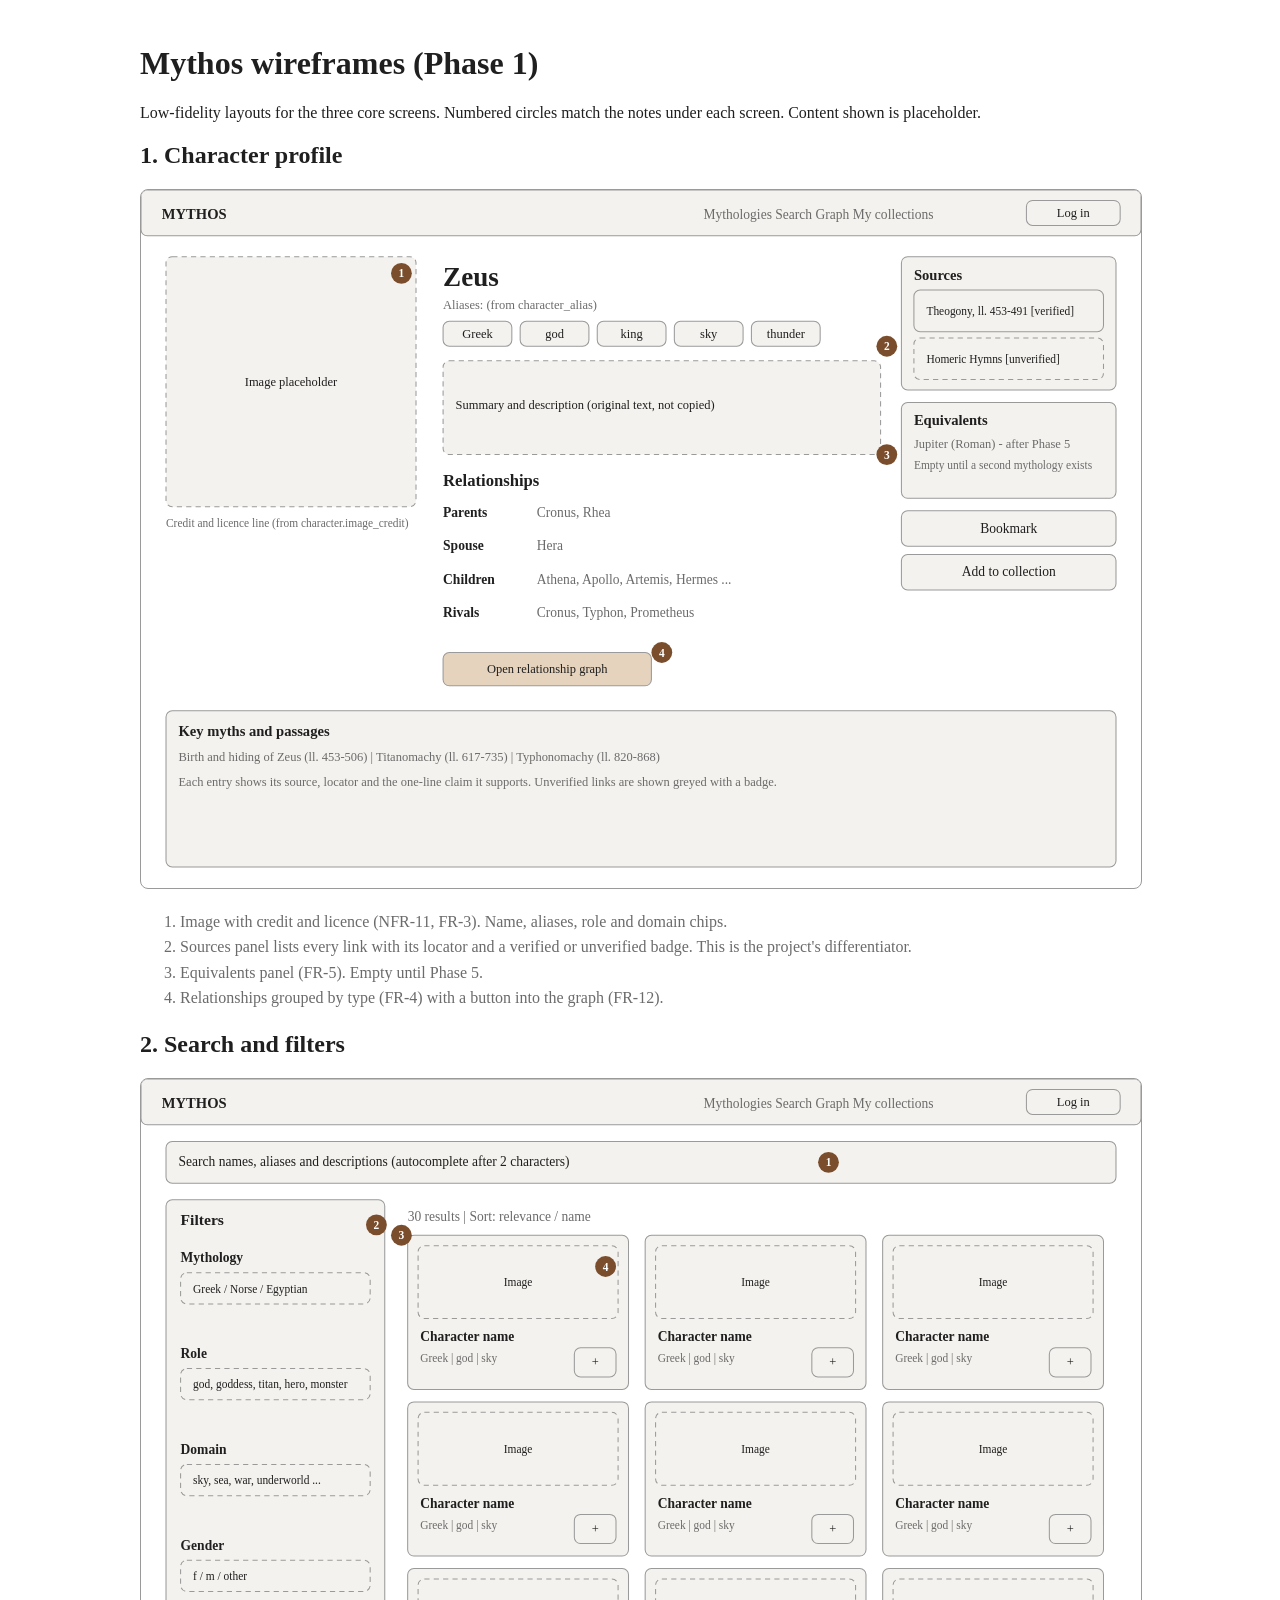
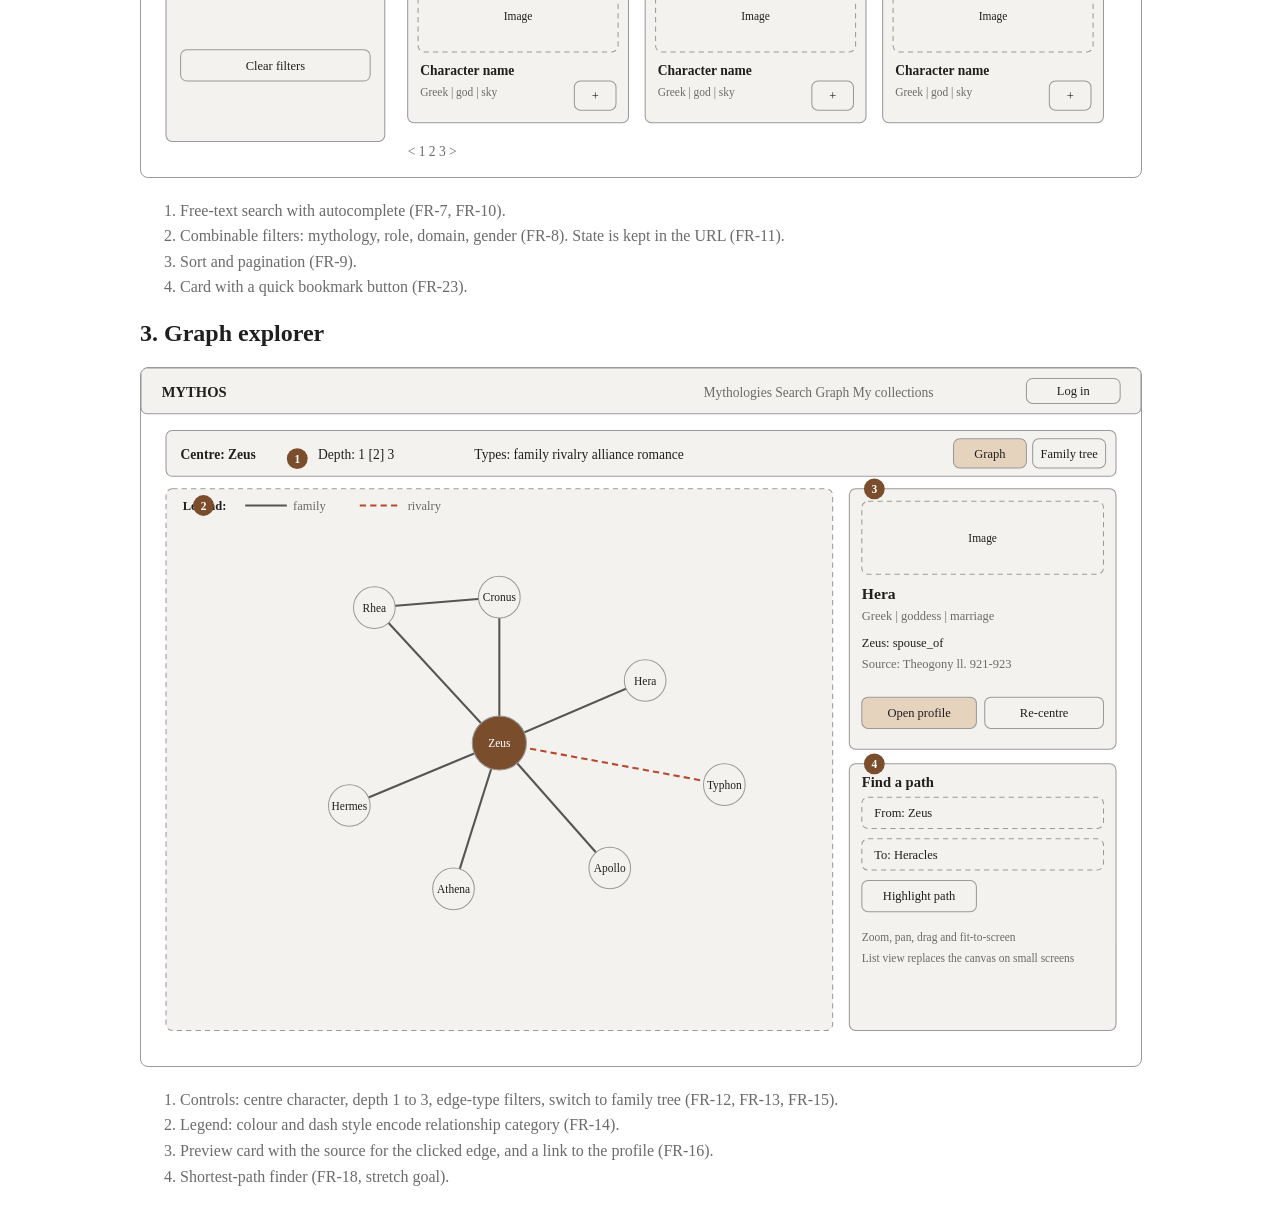
<file: docs/wireframes.html>
<!doctype html><html lang='en'><head><meta charset='utf-8'><meta name='viewport' content='width=device-width, initial-scale=1'><title>Mythos wireframes</title>
<style>:root{--ink:#1f1f1f;--mute:#6b6b6b;--box:#f4f2ee;--line:#9a9a9a;--accent:#7a4e2d;--accent2:#e6d3bd;--e1:#555;--e2:#b5482e;--bg:#fff}
@media (prefers-color-scheme:dark){:root{--ink:#ececec;--mute:#a0a0a0;--box:#2a2a2a;--line:#6b6b6b;--accent:#c18a5a;--accent2:#4a3a2a;--e1:#bbb;--e2:#e07a5f;--bg:#161616}}
body{font-family:Georgia,serif;margin:0;padding:24px;background:var(--bg);color:var(--ink);max-width:1000px;margin-inline:auto}
svg{width:100%;height:auto;border:1px solid var(--line);border-radius:8px;background:var(--bg)}h1,h2{font-weight:600}ol{color:var(--mute);line-height:1.6}</style></head><body>
<h1>Mythos wireframes (Phase 1)</h1><p>Low-fidelity layouts for the three core screens. Numbered circles match the notes under each screen. Content shown is placeholder.</p>
<h2>1. Character profile</h2><svg viewBox='0 0 960 670' role='img' aria-label='Character profile wireframe'><rect x='0' y='0' width='960' height='44' rx='6' fill='var(--box)' stroke='var(--line)' /><text x='20' y='28' font-size='14' text-anchor='start' font-weight="600" fill='var(--ink)'>MYTHOS</text><text x='540' y='28' font-size='13' text-anchor='start'  fill='var(--mute)'>Mythologies    Search    Graph    My collections</text><rect x='850' y='10' width='90' height='24' rx='6' fill='var(--box)' stroke='var(--line)' /><text x='895.0' y='26.0' font-size='12' text-anchor='middle'  fill='var(--ink)'>Log in</text><rect x='24' y='64' width='240' height='240' rx='6' fill='var(--box)' stroke='var(--line)' stroke-dasharray="5 4"/><text x='144.0' y='188.0' font-size='12' text-anchor='middle'  fill='var(--ink)'>Image placeholder</text><text x='24' y='324' font-size='11' text-anchor='start'  fill='var(--mute)'>Credit and licence line (from character.image_credit)</text><text x='290' y='92' font-size='26' text-anchor='start' font-weight="600" fill='var(--ink)'>Zeus</text><text x='290' y='114' font-size='12' text-anchor='start'  fill='var(--mute)'>Aliases: (from character_alias)</text><rect x='290' y='126' width='66' height='24' rx='6' fill='var(--box)' stroke='var(--line)' /><text x='323.0' y='142.0' font-size='12' text-anchor='middle'  fill='var(--ink)'>Greek</text><rect x='364' y='126' width='66' height='24' rx='6' fill='var(--box)' stroke='var(--line)' /><text x='397.0' y='142.0' font-size='12' text-anchor='middle'  fill='var(--ink)'>god</text><rect x='438' y='126' width='66' height='24' rx='6' fill='var(--box)' stroke='var(--line)' /><text x='471.0' y='142.0' font-size='12' text-anchor='middle'  fill='var(--ink)'>king</text><rect x='512' y='126' width='66' height='24' rx='6' fill='var(--box)' stroke='var(--line)' /><text x='545.0' y='142.0' font-size='12' text-anchor='middle'  fill='var(--ink)'>sky</text><rect x='586' y='126' width='66' height='24' rx='6' fill='var(--box)' stroke='var(--line)' /><text x='619.0' y='142.0' font-size='12' text-anchor='middle'  fill='var(--ink)'>thunder</text><rect x='290' y='164' width='420' height='90' rx='6' fill='var(--box)' stroke='var(--line)' stroke-dasharray="5 4"/><text x='302' y='210' font-size='12' text-anchor='start'  fill='var(--ink)'>Summary and description (original text, not copied)</text><text x='290' y='284' font-size='16' text-anchor='start' font-weight="600" fill='var(--ink)'>Relationships</text><text x='290' y='314' font-size='13' text-anchor='start' font-weight="600" fill='var(--ink)'>Parents</text><text x='380' y='314' font-size='13' text-anchor='start'  fill='var(--mute)'>Cronus, Rhea</text><text x='290' y='346' font-size='13' text-anchor='start' font-weight="600" fill='var(--ink)'>Spouse</text><text x='380' y='346' font-size='13' text-anchor='start'  fill='var(--mute)'>Hera</text><text x='290' y='378' font-size='13' text-anchor='start' font-weight="600" fill='var(--ink)'>Children</text><text x='380' y='378' font-size='13' text-anchor='start'  fill='var(--mute)'>Athena, Apollo, Artemis, Hermes ...</text><text x='290' y='410' font-size='13' text-anchor='start' font-weight="600" fill='var(--ink)'>Rivals</text><text x='380' y='410' font-size='13' text-anchor='start'  fill='var(--mute)'>Cronus, Typhon, Prometheus</text><rect x='290' y='444' width='200' height='32' rx='6' fill='var(--accent2)' stroke='var(--line)' /><text x='390.0' y='464.0' font-size='12' text-anchor='middle'  fill='var(--ink)'>Open relationship graph</text><rect x='730' y='64' width='206' height='128' rx='6' fill='var(--box)' stroke='var(--line)' /><text x='742' y='86' font-size='14' text-anchor='start' font-weight="600" fill='var(--ink)'>Sources</text><rect x='742' y='96' width='182' height='40' rx='6' fill='var(--box)' stroke='var(--line)' /><text x='754' y='120.0' font-size='11' text-anchor='start'  fill='var(--ink)'>Theogony, ll. 453-491  [verified]</text><rect x='742' y='142' width='182' height='40' rx='6' fill='var(--box)' stroke='var(--line)' stroke-dasharray="5 4"/><text x='754' y='166.0' font-size='11' text-anchor='start'  fill='var(--ink)'>Homeric Hymns  [unverified]</text><rect x='730' y='204' width='206' height='92' rx='6' fill='var(--box)' stroke='var(--line)' /><text x='742' y='226' font-size='14' text-anchor='start' font-weight="600" fill='var(--ink)'>Equivalents</text><text x='742' y='248' font-size='12' text-anchor='start'  fill='var(--mute)'>Jupiter (Roman) - after Phase 5</text><text x='742' y='268' font-size='11' text-anchor='start'  fill='var(--mute)'>Empty until a second mythology exists</text><rect x='730' y='308' width='206' height='34' rx='6' fill='var(--box)' stroke='var(--line)' /><text x='833.0' y='329.0' font-size='13' text-anchor='middle'  fill='var(--ink)'>Bookmark</text><rect x='730' y='350' width='206' height='34' rx='6' fill='var(--box)' stroke='var(--line)' /><text x='833.0' y='371.0' font-size='13' text-anchor='middle'  fill='var(--ink)'>Add to collection</text><rect x='24' y='500' width='912' height='150' rx='6' fill='var(--box)' stroke='var(--line)' /><text x='36' y='524' font-size='14' text-anchor='start' font-weight="600" fill='var(--ink)'>Key myths and passages</text><text x='36' y='548' font-size='12' text-anchor='start'  fill='var(--mute)'>Birth and hiding of Zeus (ll. 453-506)   |   Titanomachy (ll. 617-735)   |   Typhonomachy (ll. 820-868)</text><text x='36' y='572' font-size='12' text-anchor='start'  fill='var(--mute)'>Each entry shows its source, locator and the one-line claim it supports. Unverified links are shown greyed with a badge.</text><circle cx='250' cy='80' r='10' fill='var(--accent)'/><text x='250' y='84' font-size='11' text-anchor='middle' fill='#fff' font-weight='600'>1</text><circle cx='716' cy='150' r='10' fill='var(--accent)'/><text x='716' y='154' font-size='11' text-anchor='middle' fill='#fff' font-weight='600'>2</text><circle cx='716' cy='254' r='10' fill='var(--accent)'/><text x='716' y='258' font-size='11' text-anchor='middle' fill='#fff' font-weight='600'>3</text><circle cx='500' cy='444' r='10' fill='var(--accent)'/><text x='500' y='448' font-size='11' text-anchor='middle' fill='#fff' font-weight='600'>4</text></svg><ol><li>Image with credit and licence (NFR-11, FR-3). Name, aliases, role and domain chips.</li><li>Sources panel lists every link with its locator and a verified or unverified badge. This is the project's differentiator.</li><li>Equivalents panel (FR-5). Empty until Phase 5.</li><li>Relationships grouped by type (FR-4) with a button into the graph (FR-12).</li></ol>
<h2>2. Search and filters</h2><svg viewBox='0 0 960 670' role='img' aria-label='Search and filter wireframe'><rect x='0' y='0' width='960' height='44' rx='6' fill='var(--box)' stroke='var(--line)' /><text x='20' y='28' font-size='14' text-anchor='start' font-weight="600" fill='var(--ink)'>MYTHOS</text><text x='540' y='28' font-size='13' text-anchor='start'  fill='var(--mute)'>Mythologies    Search    Graph    My collections</text><rect x='850' y='10' width='90' height='24' rx='6' fill='var(--box)' stroke='var(--line)' /><text x='895.0' y='26.0' font-size='12' text-anchor='middle'  fill='var(--ink)'>Log in</text><rect x='24' y='60' width='912' height='40' rx='6' fill='var(--box)' stroke='var(--line)' /><text x='36' y='84.0' font-size='13' text-anchor='start'  fill='var(--ink)'>Search names, aliases and descriptions   (autocomplete after 2 characters)</text><rect x='24' y='116' width='210' height='520' rx='6' fill='var(--box)' stroke='var(--line)' /><text x='38' y='140' font-size='15' text-anchor='start' font-weight="600" fill='var(--ink)'>Filters</text><text x='38' y='176' font-size='13' text-anchor='start' font-weight="600" fill='var(--ink)'>Mythology</text><rect x='38' y='186' width='182' height='30' rx='6' fill='var(--box)' stroke='var(--line)' stroke-dasharray="5 4"/><text x='50' y='205.0' font-size='11' text-anchor='start'  fill='var(--ink)'>Greek / Norse / Egyptian</text><text x='38' y='268' font-size='13' text-anchor='start' font-weight="600" fill='var(--ink)'>Role</text><rect x='38' y='278' width='182' height='30' rx='6' fill='var(--box)' stroke='var(--line)' stroke-dasharray="5 4"/><text x='50' y='297.0' font-size='11' text-anchor='start'  fill='var(--ink)'>god, goddess, titan, hero, monster</text><text x='38' y='360' font-size='13' text-anchor='start' font-weight="600" fill='var(--ink)'>Domain</text><rect x='38' y='370' width='182' height='30' rx='6' fill='var(--box)' stroke='var(--line)' stroke-dasharray="5 4"/><text x='50' y='389.0' font-size='11' text-anchor='start'  fill='var(--ink)'>sky, sea, war, underworld ...</text><text x='38' y='452' font-size='13' text-anchor='start' font-weight="600" fill='var(--ink)'>Gender</text><rect x='38' y='462' width='182' height='30' rx='6' fill='var(--box)' stroke='var(--line)' stroke-dasharray="5 4"/><text x='50' y='481.0' font-size='11' text-anchor='start'  fill='var(--ink)'>f / m / other</text><rect x='38' y='548' width='182' height='30' rx='6' fill='var(--box)' stroke='var(--line)' /><text x='129.0' y='567.0' font-size='12' text-anchor='middle'  fill='var(--ink)'>Clear filters</text><text x='256' y='136' font-size='13' text-anchor='start'  fill='var(--mute)'>30 results   |   Sort: relevance / name</text><rect x='256' y='150' width='212' height='148' rx='6' fill='var(--box)' stroke='var(--line)' /><rect x='266' y='160' width='192' height='70' rx='6' fill='var(--box)' stroke='var(--line)' stroke-dasharray="5 4"/><text x='362.0' y='199.0' font-size='11' text-anchor='middle'  fill='var(--ink)'>Image</text><text x='268' y='252' font-size='13' text-anchor='start' font-weight="600" fill='var(--ink)'>Character name</text><text x='268' y='272' font-size='11' text-anchor='start'  fill='var(--mute)'>Greek  |  god  |  sky</text><rect x='416' y='258' width='40' height='28' rx='6' fill='var(--box)' stroke='var(--line)' /><text x='436.0' y='276.0' font-size='12' text-anchor='middle'  fill='var(--ink)'>+</text><rect x='484' y='150' width='212' height='148' rx='6' fill='var(--box)' stroke='var(--line)' /><rect x='494' y='160' width='192' height='70' rx='6' fill='var(--box)' stroke='var(--line)' stroke-dasharray="5 4"/><text x='590.0' y='199.0' font-size='11' text-anchor='middle'  fill='var(--ink)'>Image</text><text x='496' y='252' font-size='13' text-anchor='start' font-weight="600" fill='var(--ink)'>Character name</text><text x='496' y='272' font-size='11' text-anchor='start'  fill='var(--mute)'>Greek  |  god  |  sky</text><rect x='644' y='258' width='40' height='28' rx='6' fill='var(--box)' stroke='var(--line)' /><text x='664.0' y='276.0' font-size='12' text-anchor='middle'  fill='var(--ink)'>+</text><rect x='712' y='150' width='212' height='148' rx='6' fill='var(--box)' stroke='var(--line)' /><rect x='722' y='160' width='192' height='70' rx='6' fill='var(--box)' stroke='var(--line)' stroke-dasharray="5 4"/><text x='818.0' y='199.0' font-size='11' text-anchor='middle'  fill='var(--ink)'>Image</text><text x='724' y='252' font-size='13' text-anchor='start' font-weight="600" fill='var(--ink)'>Character name</text><text x='724' y='272' font-size='11' text-anchor='start'  fill='var(--mute)'>Greek  |  god  |  sky</text><rect x='872' y='258' width='40' height='28' rx='6' fill='var(--box)' stroke='var(--line)' /><text x='892.0' y='276.0' font-size='12' text-anchor='middle'  fill='var(--ink)'>+</text><rect x='256' y='310' width='212' height='148' rx='6' fill='var(--box)' stroke='var(--line)' /><rect x='266' y='320' width='192' height='70' rx='6' fill='var(--box)' stroke='var(--line)' stroke-dasharray="5 4"/><text x='362.0' y='359.0' font-size='11' text-anchor='middle'  fill='var(--ink)'>Image</text><text x='268' y='412' font-size='13' text-anchor='start' font-weight="600" fill='var(--ink)'>Character name</text><text x='268' y='432' font-size='11' text-anchor='start'  fill='var(--mute)'>Greek  |  god  |  sky</text><rect x='416' y='418' width='40' height='28' rx='6' fill='var(--box)' stroke='var(--line)' /><text x='436.0' y='436.0' font-size='12' text-anchor='middle'  fill='var(--ink)'>+</text><rect x='484' y='310' width='212' height='148' rx='6' fill='var(--box)' stroke='var(--line)' /><rect x='494' y='320' width='192' height='70' rx='6' fill='var(--box)' stroke='var(--line)' stroke-dasharray="5 4"/><text x='590.0' y='359.0' font-size='11' text-anchor='middle'  fill='var(--ink)'>Image</text><text x='496' y='412' font-size='13' text-anchor='start' font-weight="600" fill='var(--ink)'>Character name</text><text x='496' y='432' font-size='11' text-anchor='start'  fill='var(--mute)'>Greek  |  god  |  sky</text><rect x='644' y='418' width='40' height='28' rx='6' fill='var(--box)' stroke='var(--line)' /><text x='664.0' y='436.0' font-size='12' text-anchor='middle'  fill='var(--ink)'>+</text><rect x='712' y='310' width='212' height='148' rx='6' fill='var(--box)' stroke='var(--line)' /><rect x='722' y='320' width='192' height='70' rx='6' fill='var(--box)' stroke='var(--line)' stroke-dasharray="5 4"/><text x='818.0' y='359.0' font-size='11' text-anchor='middle'  fill='var(--ink)'>Image</text><text x='724' y='412' font-size='13' text-anchor='start' font-weight="600" fill='var(--ink)'>Character name</text><text x='724' y='432' font-size='11' text-anchor='start'  fill='var(--mute)'>Greek  |  god  |  sky</text><rect x='872' y='418' width='40' height='28' rx='6' fill='var(--box)' stroke='var(--line)' /><text x='892.0' y='436.0' font-size='12' text-anchor='middle'  fill='var(--ink)'>+</text><rect x='256' y='470' width='212' height='148' rx='6' fill='var(--box)' stroke='var(--line)' /><rect x='266' y='480' width='192' height='70' rx='6' fill='var(--box)' stroke='var(--line)' stroke-dasharray="5 4"/><text x='362.0' y='519.0' font-size='11' text-anchor='middle'  fill='var(--ink)'>Image</text><text x='268' y='572' font-size='13' text-anchor='start' font-weight="600" fill='var(--ink)'>Character name</text><text x='268' y='592' font-size='11' text-anchor='start'  fill='var(--mute)'>Greek  |  god  |  sky</text><rect x='416' y='578' width='40' height='28' rx='6' fill='var(--box)' stroke='var(--line)' /><text x='436.0' y='596.0' font-size='12' text-anchor='middle'  fill='var(--ink)'>+</text><rect x='484' y='470' width='212' height='148' rx='6' fill='var(--box)' stroke='var(--line)' /><rect x='494' y='480' width='192' height='70' rx='6' fill='var(--box)' stroke='var(--line)' stroke-dasharray="5 4"/><text x='590.0' y='519.0' font-size='11' text-anchor='middle'  fill='var(--ink)'>Image</text><text x='496' y='572' font-size='13' text-anchor='start' font-weight="600" fill='var(--ink)'>Character name</text><text x='496' y='592' font-size='11' text-anchor='start'  fill='var(--mute)'>Greek  |  god  |  sky</text><rect x='644' y='578' width='40' height='28' rx='6' fill='var(--box)' stroke='var(--line)' /><text x='664.0' y='596.0' font-size='12' text-anchor='middle'  fill='var(--ink)'>+</text><rect x='712' y='470' width='212' height='148' rx='6' fill='var(--box)' stroke='var(--line)' /><rect x='722' y='480' width='192' height='70' rx='6' fill='var(--box)' stroke='var(--line)' stroke-dasharray="5 4"/><text x='818.0' y='519.0' font-size='11' text-anchor='middle'  fill='var(--ink)'>Image</text><text x='724' y='572' font-size='13' text-anchor='start' font-weight="600" fill='var(--ink)'>Character name</text><text x='724' y='592' font-size='11' text-anchor='start'  fill='var(--mute)'>Greek  |  god  |  sky</text><rect x='872' y='578' width='40' height='28' rx='6' fill='var(--box)' stroke='var(--line)' /><text x='892.0' y='596.0' font-size='12' text-anchor='middle'  fill='var(--ink)'>+</text><text x='256' y='650' font-size='13' text-anchor='start'  fill='var(--mute)'>< 1  2  3 ></text><circle cx='660' cy='80' r='10' fill='var(--accent)'/><text x='660' y='84' font-size='11' text-anchor='middle' fill='#fff' font-weight='600'>1</text><circle cx='226' cy='140' r='10' fill='var(--accent)'/><text x='226' y='144' font-size='11' text-anchor='middle' fill='#fff' font-weight='600'>2</text><circle cx='250' cy='150' r='10' fill='var(--accent)'/><text x='250' y='154' font-size='11' text-anchor='middle' fill='#fff' font-weight='600'>3</text><circle cx='446' cy='180' r='10' fill='var(--accent)'/><text x='446' y='184' font-size='11' text-anchor='middle' fill='#fff' font-weight='600'>4</text></svg><ol><li>Free-text search with autocomplete (FR-7, FR-10).</li><li>Combinable filters: mythology, role, domain, gender (FR-8). State is kept in the URL (FR-11).</li><li>Sort and pagination (FR-9).</li><li>Card with a quick bookmark button (FR-23).</li></ol>
<h2>3. Graph explorer</h2><svg viewBox='0 0 960 670' role='img' aria-label='Graph explorer wireframe'><rect x='0' y='0' width='960' height='44' rx='6' fill='var(--box)' stroke='var(--line)' /><text x='20' y='28' font-size='14' text-anchor='start' font-weight="600" fill='var(--ink)'>MYTHOS</text><text x='540' y='28' font-size='13' text-anchor='start'  fill='var(--mute)'>Mythologies    Search    Graph    My collections</text><rect x='850' y='10' width='90' height='24' rx='6' fill='var(--box)' stroke='var(--line)' /><text x='895.0' y='26.0' font-size='12' text-anchor='middle'  fill='var(--ink)'>Log in</text><rect x='24' y='60' width='912' height='44' rx='6' fill='var(--box)' stroke='var(--line)' /><text x='38' y='87' font-size='13' text-anchor='start' font-weight="600" fill='var(--ink)'>Centre: Zeus</text><text x='170' y='87' font-size='13' text-anchor='start'  fill='var(--ink)'>Depth:  1   [2]   3</text><text x='320' y='87' font-size='13' text-anchor='start'  fill='var(--ink)'>Types:  family   rivalry   alliance   romance</text><rect x='780' y='68' width='70' height='28' rx='6' fill='var(--accent2)' stroke='var(--line)' /><text x='815.0' y='86.0' font-size='12' text-anchor='middle'  fill='var(--ink)'>Graph</text><rect x='856' y='68' width='70' height='28' rx='6' fill='var(--box)' stroke='var(--line)' /><text x='891.0' y='86.0' font-size='12' text-anchor='middle'  fill='var(--ink)'>Family tree</text><rect x='24' y='116' width='640' height='520' rx='6' fill='var(--box)' stroke='var(--line)' stroke-dasharray="5 4"/><line x1='344' y1='360' x2='484' y2='300' stroke='var(--e1)' stroke-width='2' /><line x1='344' y1='360' x2='344' y2='220' stroke='var(--e1)' stroke-width='2' /><line x1='344' y1='360' x2='224' y2='230' stroke='var(--e1)' stroke-width='2' /><line x1='344' y1='360' x2='300' y2='500' stroke='var(--e1)' stroke-width='2' /><line x1='344' y1='360' x2='450' y2='480' stroke='var(--e1)' stroke-width='2' /><line x1='344' y1='360' x2='200' y2='420' stroke='var(--e1)' stroke-width='2' /><line x1='344' y1='360' x2='560' y2='400' stroke='var(--e2)' stroke-width='2' stroke-dasharray="6 4"/><line x1='344' y1='220' x2='224' y2='230' stroke='var(--e1)' stroke-width='2' /><circle cx='344' cy='360' r='26' fill='var(--accent)' stroke='var(--line)'/><text x='344' y='364' font-size='11' text-anchor='middle' fill='#fff'>Zeus</text><circle cx='484' cy='300' r='20' fill='var(--box)' stroke='var(--line)'/><text x='484' y='304' font-size='11' text-anchor='middle' fill='var(--ink)'>Hera</text><circle cx='344' cy='220' r='20' fill='var(--box)' stroke='var(--line)'/><text x='344' y='224' font-size='11' text-anchor='middle' fill='var(--ink)'>Cronus</text><circle cx='224' cy='230' r='20' fill='var(--box)' stroke='var(--line)'/><text x='224' y='234' font-size='11' text-anchor='middle' fill='var(--ink)'>Rhea</text><circle cx='300' cy='500' r='20' fill='var(--box)' stroke='var(--line)'/><text x='300' y='504' font-size='11' text-anchor='middle' fill='var(--ink)'>Athena</text><circle cx='450' cy='480' r='20' fill='var(--box)' stroke='var(--line)'/><text x='450' y='484' font-size='11' text-anchor='middle' fill='var(--ink)'>Apollo</text><circle cx='560' cy='400' r='20' fill='var(--box)' stroke='var(--line)'/><text x='560' y='404' font-size='11' text-anchor='middle' fill='var(--ink)'>Typhon</text><circle cx='200' cy='420' r='20' fill='var(--box)' stroke='var(--line)'/><text x='200' y='424' font-size='11' text-anchor='middle' fill='var(--ink)'>Hermes</text><text x='40' y='136' font-size='12' text-anchor='start' font-weight="600" fill='var(--ink)'>Legend:</text><line x1='100' y1='132' x2='140' y2='132' stroke='var(--e1)' stroke-width='2'/><text x='146' y='136' font-size='12' text-anchor='start'  fill='var(--mute)'>family</text><line x1='210' y1='132' x2='250' y2='132' stroke='var(--e2)' stroke-width='2' stroke-dasharray='6 4'/><text x='256' y='136' font-size='12' text-anchor='start'  fill='var(--mute)'>rivalry</text><rect x='680' y='116' width='256' height='250' rx='6' fill='var(--box)' stroke='var(--line)' /><rect x='692' y='128' width='232' height='70' rx='6' fill='var(--box)' stroke='var(--line)' stroke-dasharray="5 4"/><text x='808.0' y='167.0' font-size='11' text-anchor='middle'  fill='var(--ink)'>Image</text><text x='692' y='222' font-size='15' text-anchor='start' font-weight="600" fill='var(--ink)'>Hera</text><text x='692' y='242' font-size='12' text-anchor='start'  fill='var(--mute)'>Greek | goddess | marriage</text><text x='692' y='268' font-size='12' text-anchor='start'  fill='var(--ink)'>Zeus: spouse_of</text><text x='692' y='288' font-size='12' text-anchor='start'  fill='var(--mute)'>Source: Theogony ll. 921-923</text><rect x='692' y='316' width='110' height='30' rx='6' fill='var(--accent2)' stroke='var(--line)' /><text x='747.0' y='335.0' font-size='12' text-anchor='middle'  fill='var(--ink)'>Open profile</text><rect x='810' y='316' width='114' height='30' rx='6' fill='var(--box)' stroke='var(--line)' /><text x='867.0' y='335.0' font-size='12' text-anchor='middle'  fill='var(--ink)'>Re-centre</text><rect x='680' y='380' width='256' height='256' rx='6' fill='var(--box)' stroke='var(--line)' /><text x='692' y='402' font-size='14' text-anchor='start' font-weight="600" fill='var(--ink)'>Find a path</text><rect x='692' y='412' width='232' height='30' rx='6' fill='var(--box)' stroke='var(--line)' stroke-dasharray="5 4"/><text x='704' y='431.0' font-size='12' text-anchor='start'  fill='var(--ink)'>From: Zeus</text><rect x='692' y='452' width='232' height='30' rx='6' fill='var(--box)' stroke='var(--line)' stroke-dasharray="5 4"/><text x='704' y='471.0' font-size='12' text-anchor='start'  fill='var(--ink)'>To: Heracles</text><rect x='692' y='492' width='110' height='30' rx='6' fill='var(--box)' stroke='var(--line)' /><text x='747.0' y='511.0' font-size='12' text-anchor='middle'  fill='var(--ink)'>Highlight path</text><text x='692' y='550' font-size='11' text-anchor='start'  fill='var(--mute)'>Zoom, pan, drag and fit-to-screen</text><text x='692' y='570' font-size='11' text-anchor='start'  fill='var(--mute)'>List view replaces the canvas on small screens</text><circle cx='150' cy='87' r='10' fill='var(--accent)'/><text x='150' y='91' font-size='11' text-anchor='middle' fill='#fff' font-weight='600'>1</text><circle cx='60' cy='132' r='10' fill='var(--accent)'/><text x='60' y='136' font-size='11' text-anchor='middle' fill='#fff' font-weight='600'>2</text><circle cx='704' cy='116' r='10' fill='var(--accent)'/><text x='704' y='120' font-size='11' text-anchor='middle' fill='#fff' font-weight='600'>3</text><circle cx='704' cy='380' r='10' fill='var(--accent)'/><text x='704' y='384' font-size='11' text-anchor='middle' fill='#fff' font-weight='600'>4</text></svg><ol><li>Controls: centre character, depth 1 to 3, edge-type filters, switch to family tree (FR-12, FR-13, FR-15).</li><li>Legend: colour and dash style encode relationship category (FR-14).</li><li>Preview card with the source for the clicked edge, and a link to the profile (FR-16).</li><li>Shortest-path finder (FR-18, stretch goal).</li></ol></body></html>
</file>
